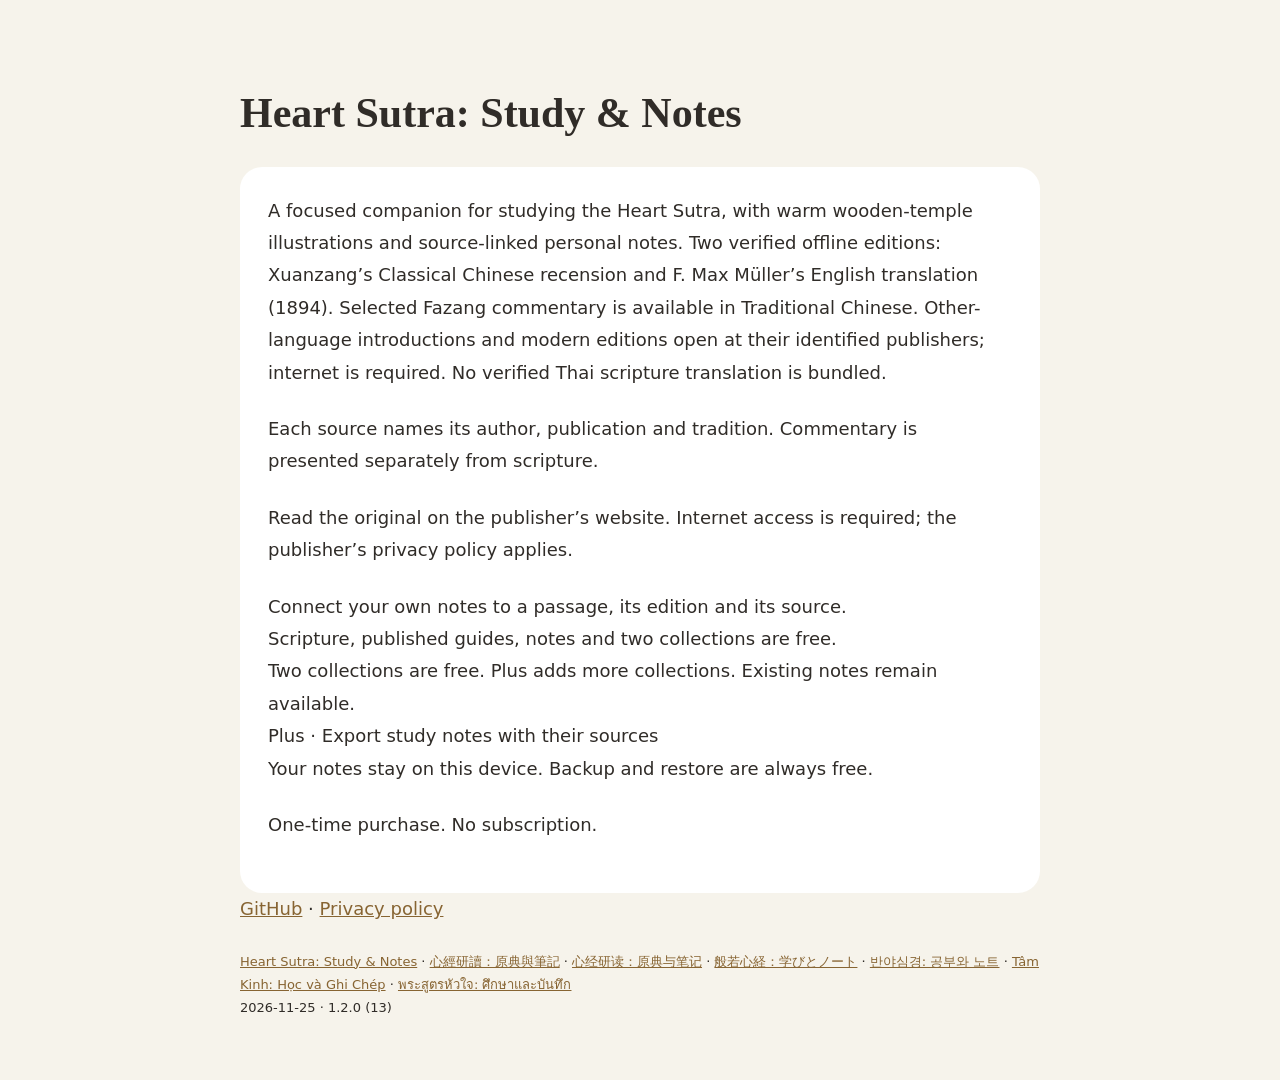
<file: index.html>
<!doctype html><html lang="en"><head><meta charset="utf-8"><meta name="viewport" content="width=device-width,initial-scale=1"><title>Heart Sutra: Study &amp; Notes</title><style>body{margin:0;background:#f6f3eb;color:#302c28;font:18px/1.8 system-ui}main{max-width:800px;margin:auto;padding:60px 24px}h1{font-family:Georgia,serif;line-height:1.2;font-size:42px}nav,footer{font-size:13px}a{color:#876432}section{background:white;padding:28px;border-radius:22px}p{margin:0 0 24px}</style></head><body><main><h1>Heart Sutra: Study &amp; Notes</h1><section><p>A focused companion for studying the Heart Sutra, with warm wooden-temple illustrations and source-linked personal notes. Two verified offline editions: Xuanzang’s Classical Chinese recension and F. Max Müller’s English translation (1894). Selected Fazang commentary is available in Traditional Chinese. Other-language introductions and modern editions open at their identified publishers; internet is required. No verified Thai scripture translation is bundled.</p><p>Each source names its author, publication and tradition. Commentary is presented separately from scripture.</p><p>Read the original on the publisher’s website. Internet access is required; the publisher’s privacy policy applies.</p><p>Connect your own notes to a passage, its edition and its source.<br>Scripture, published guides, notes and two collections are free.<br>Two collections are free. Plus adds more collections. Existing notes remain available.<br>Plus · Export study notes with their sources<br>Your notes stay on this device. Backup and restore are always free.</p><p>One-time purchase. No subscription.</p></section><p><a href="https://github.com/wanwanyahoo/heart-sutra-support/issues/new">GitHub</a> · <a href="privacy.html">Privacy policy</a></p><nav><a href="index.html">Heart Sutra: Study &amp; Notes</a> · <a href="support-zh-Hant.html">心經研讀：原典與筆記</a> · <a href="support-zh-Hans.html">心经研读：原典与笔记</a> · <a href="support-ja.html">般若心経：学びとノート</a> · <a href="support-ko.html">반야심경: 공부와 노트</a> · <a href="support-vi.html">Tâm Kinh: Học và Ghi Chép</a> · <a href="support-th.html">พระสูตรหัวใจ: ศึกษาและบันทึก</a></nav><footer>2026-11-25 · 1.2.0 (13)</footer></main></body></html>
</file>
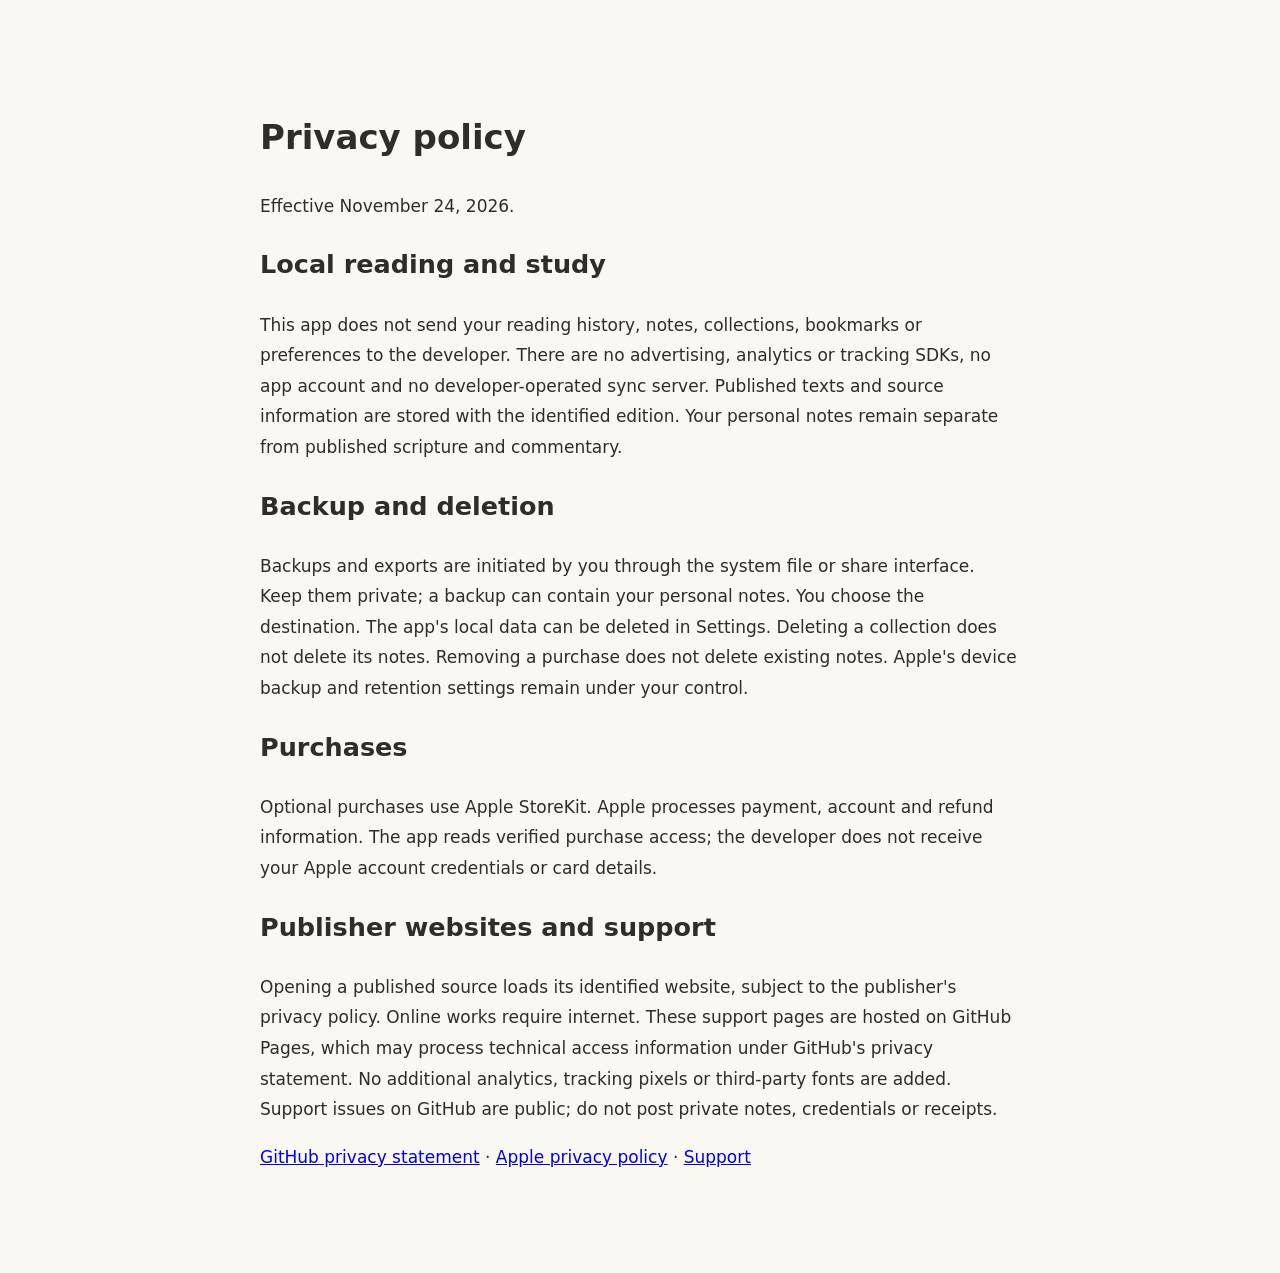
<file: privacy.html>
<!doctype html><html lang="en"><meta charset="utf-8"><meta name="viewport" content="width=device-width,initial-scale=1"><title>Privacy policy</title><style>body{max-width:760px;margin:60px auto;padding:24px;font:17px/1.8 system-ui;background:#faf8f2;color:#302c28}</style><h1>Privacy policy</h1><p>Effective November 24, 2026.</p><h2>Local reading and study</h2><p>This app does not send your reading history, notes, collections, bookmarks or preferences to the developer. There are no advertising, analytics or tracking SDKs, no app account and no developer-operated sync server. Published texts and source information are stored with the identified edition. Your personal notes remain separate from published scripture and commentary.</p><h2>Backup and deletion</h2><p>Backups and exports are initiated by you through the system file or share interface. Keep them private; a backup can contain your personal notes. You choose the destination. The app's local data can be deleted in Settings. Deleting a collection does not delete its notes. Removing a purchase does not delete existing notes. Apple's device backup and retention settings remain under your control.</p><h2>Purchases</h2><p>Optional purchases use Apple StoreKit. Apple processes payment, account and refund information. The app reads verified purchase access; the developer does not receive your Apple account credentials or card details.</p><h2>Publisher websites and support</h2><p>Opening a published source loads its identified website, subject to the publisher's privacy policy. Online works require internet. These support pages are hosted on GitHub Pages, which may process technical access information under GitHub's privacy statement. No additional analytics, tracking pixels or third-party fonts are added. Support issues on GitHub are public; do not post private notes, credentials or receipts.</p><p><a href="https://docs.github.com/en/site-policy/privacy-policies/github-general-privacy-statement">GitHub privacy statement</a> · <a href="https://www.apple.com/legal/privacy/">Apple privacy policy</a> · <a href="index.html">Support</a></p></html>
</file>
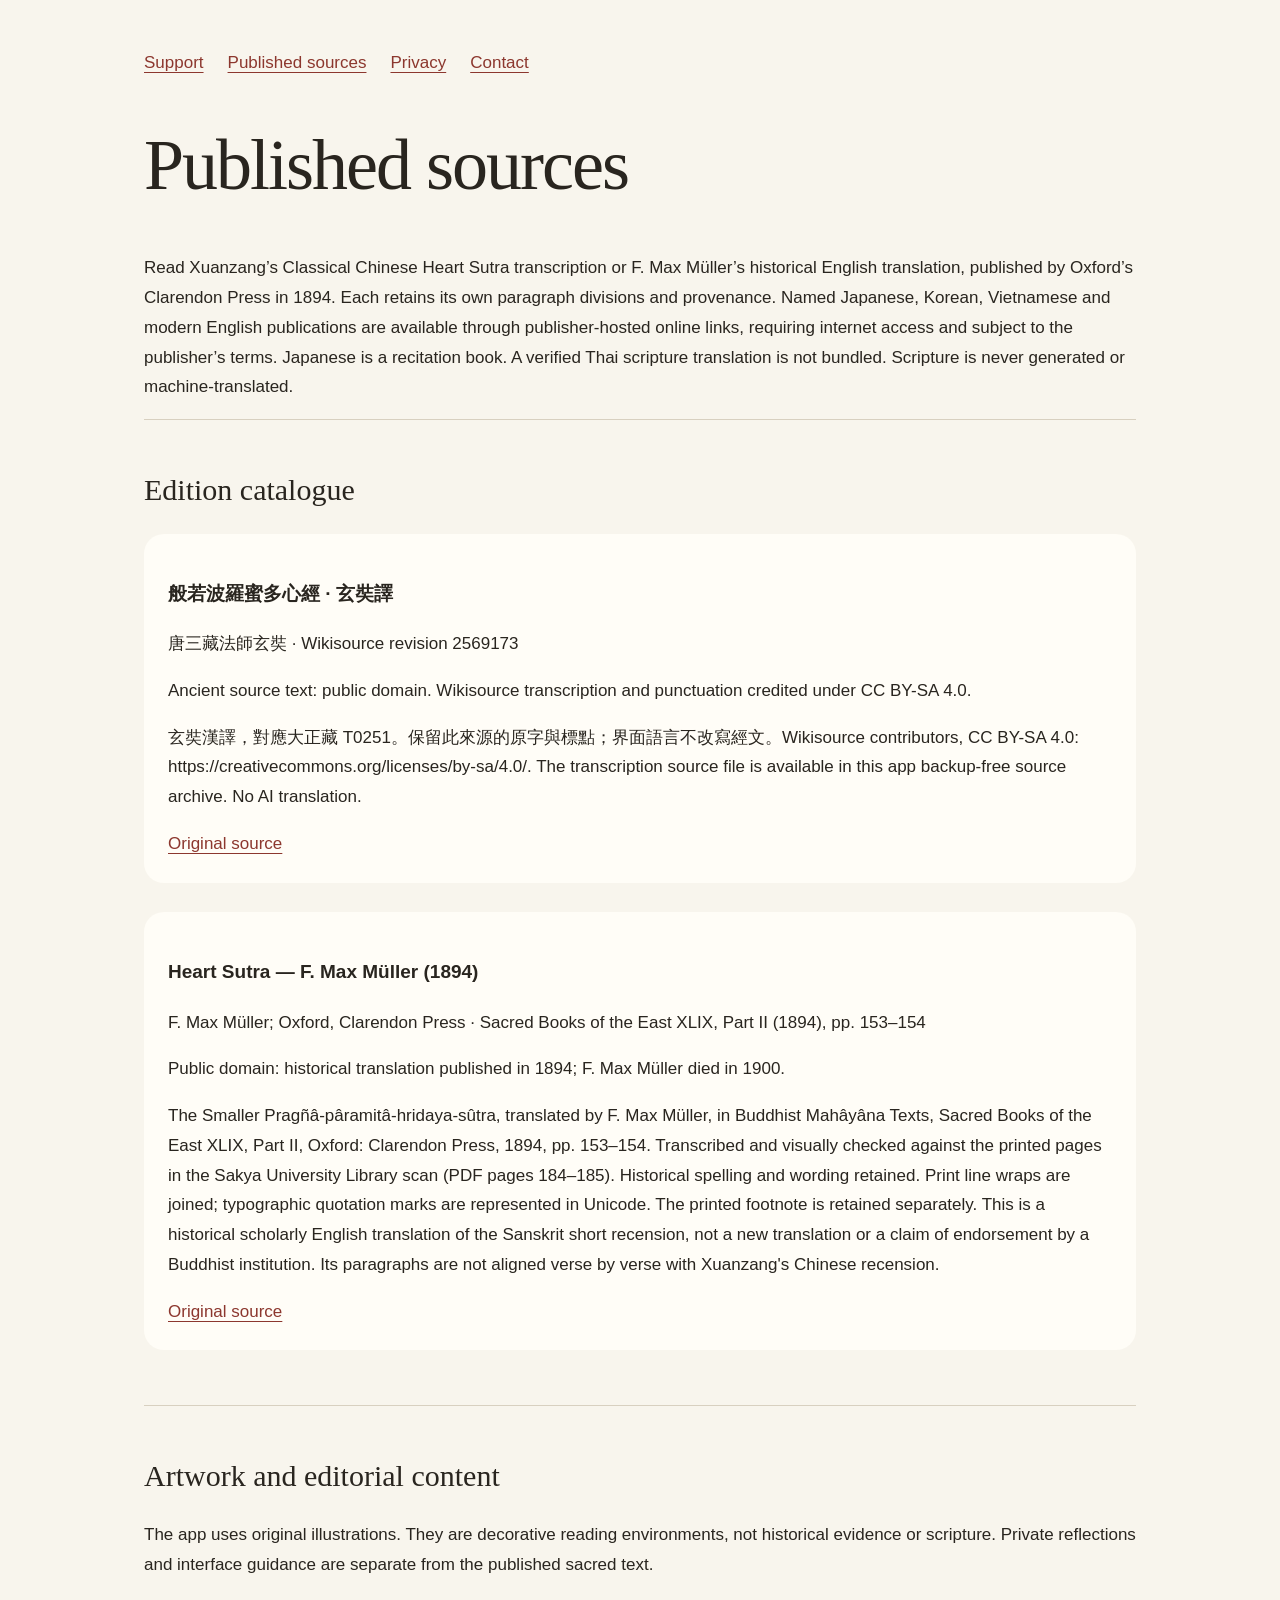
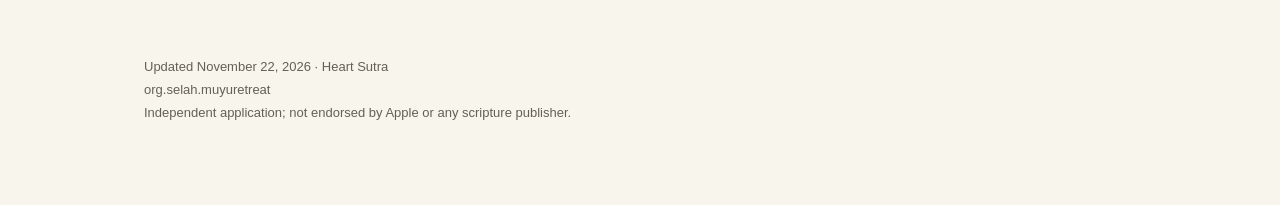
<file: sources.html>
<!doctype html><html lang="en"><head><meta charset="utf-8"><meta name="viewport" content="width=device-width,initial-scale=1"><title>Sources — Heart Sutra</title><meta name="description" content="A dedicated reader. A quiet intention. A private reflection."><link rel="stylesheet" href="style.css"></head><body><main><nav><a href="index.html">Support</a><a href="sources.html">Published sources</a><a href="privacy.html">Privacy</a><a href="https://github.com/wanwanyahoo/heart-sutra-support/issues/new">Contact</a></nav><h1>Published sources</h1><p>Read Xuanzang’s Classical Chinese Heart Sutra transcription or F. Max Müller’s historical English translation, published by Oxford’s Clarendon Press in 1894. Each retains its own paragraph divisions and provenance. Named Japanese, Korean, Vietnamese and modern English publications are available through publisher-hosted online links, requiring internet access and subject to the publisher’s terms. Japanese is a recitation book. A verified Thai scripture translation is not bundled. Scripture is never generated or machine-translated.</p><section><h2>Edition catalogue</h2><article><h3>般若波羅蜜多心經 · 玄奘譯</h3><p>唐三藏法師玄奘 · Wikisource revision 2569173</p><p>Ancient source text: public domain. Wikisource transcription and punctuation credited under CC BY-SA 4.0.</p><p>玄奘漢譯，對應大正藏 T0251。保留此來源的原字與標點；界面語言不改寫經文。Wikisource contributors, CC BY-SA 4.0: https://creativecommons.org/licenses/by-sa/4.0/. The transcription source file is available in this app backup-free source archive. No AI translation.</p><a href="https://zh.wikisource.org/w/index.php?oldid=2569173">Original source</a></article><br><article><h3>Heart Sutra — F. Max Müller (1894)</h3><p>F. Max Müller; Oxford, Clarendon Press · Sacred Books of the East XLIX, Part II (1894), pp. 153–154</p><p>Public domain: historical translation published in 1894; F. Max Müller died in 1900.</p><p>The Smaller Pragñâ-pâramitâ-hridaya-sûtra, translated by F. Max Müller, in Buddhist Mahâyâna Texts, Sacred Books of the East XLIX, Part II, Oxford: Clarendon Press, 1894, pp. 153–154. Transcribed and visually checked against the printed pages in the Sakya University Library scan (PDF pages 184–185). Historical spelling and wording retained. Print line wraps are joined; typographic quotation marks are represented in Unicode. The printed footnote is retained separately. This is a historical scholarly English translation of the Sanskrit short recension, not a new translation or a claim of endorsement by a Buddhist institution. Its paragraphs are not aligned verse by verse with Xuanzang&#x27;s Chinese recension.</p><a href="https://library.sakyauniversity.com/eBooks/2023/July/64b3e58dc970b/BuddhistMahayanaTexts_10511849.pdf">Original source</a></article><br></section><section><h2>Artwork and editorial content</h2><p>The app uses original illustrations. They are decorative reading environments, not historical evidence or scripture. Private reflections and interface guidance are separate from the published sacred text.</p></section><footer>Updated November 22, 2026 · Heart Sutra<br>org.selah.muyuretreat<br>Independent application; not endorsed by Apple or any scripture publisher.</footer></main></body></html>
</file>
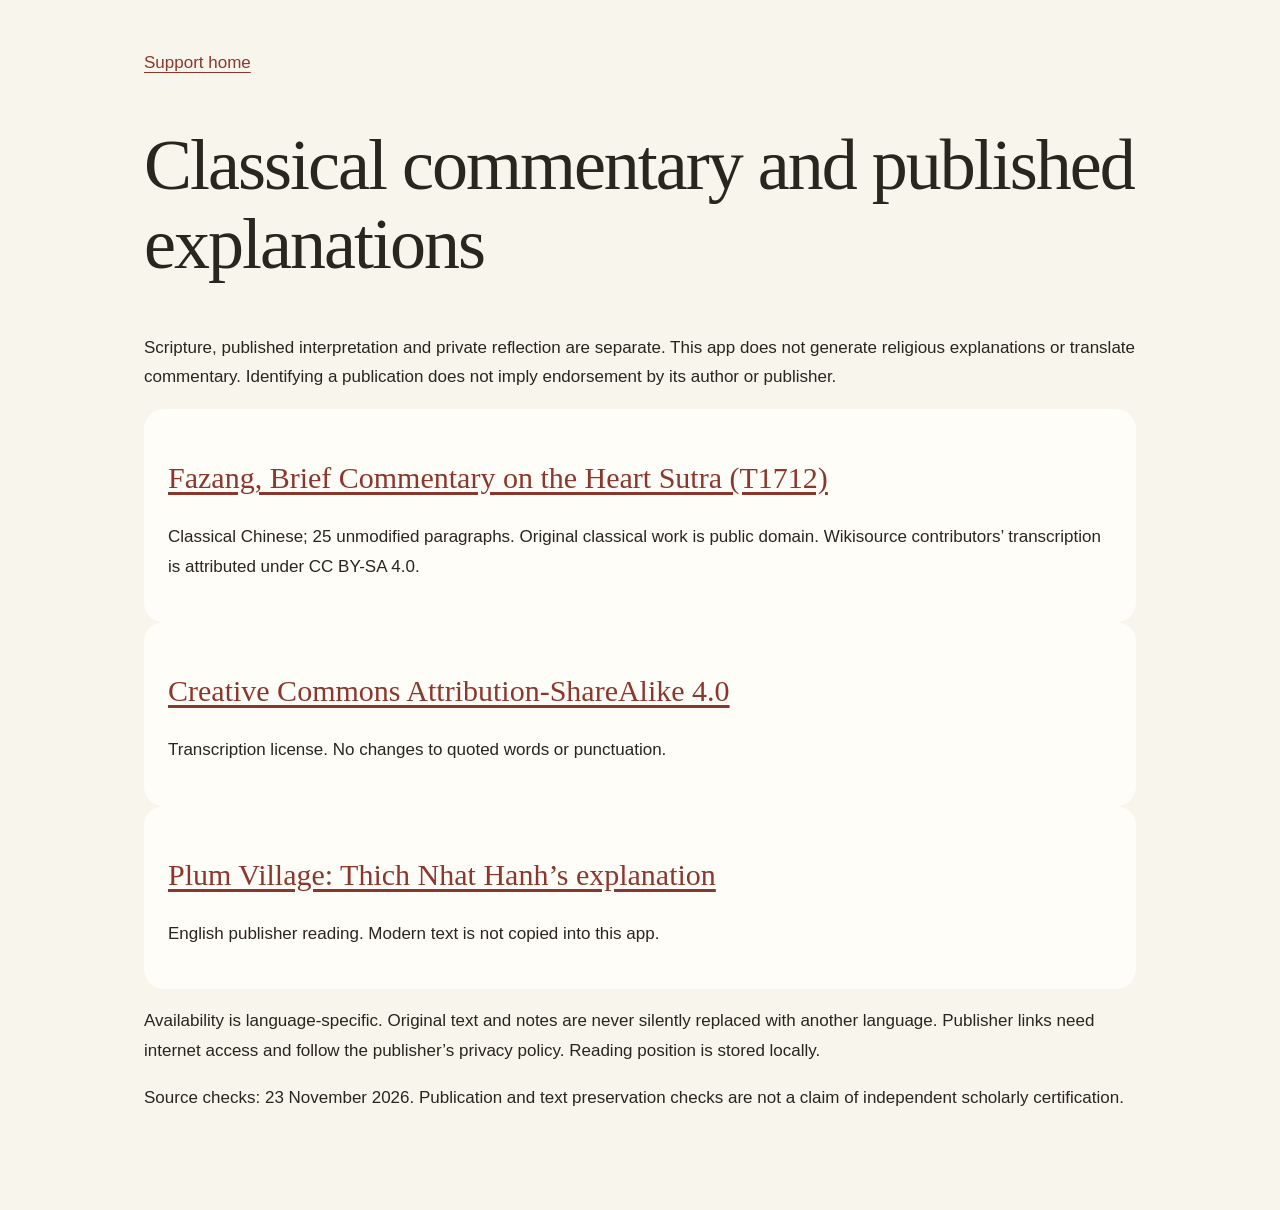
<file: study-sources.html>
<!doctype html><html lang="en"><meta charset="utf-8"><meta name="viewport" content="width=device-width,initial-scale=1"><title>Heart Sutra: Quiet Practice — study sources</title><link rel="stylesheet" href="style.css"><main><a href="index.html">Support home</a><h1>Classical commentary and published explanations</h1><p>Scripture, published interpretation and private reflection are separate. This app does not generate religious explanations or translate commentary. Identifying a publication does not imply endorsement by its author or publisher.</p><article><h2><a href="https://zh.wikisource.org/w/index.php?oldid=2601425">Fazang, Brief Commentary on the Heart Sutra (T1712)</a></h2><p>Classical Chinese; 25 unmodified paragraphs. Original classical work is public domain. Wikisource contributors’ transcription is attributed under CC BY-SA 4.0.</p></article><article><h2><a href="https://creativecommons.org/licenses/by-sa/4.0/">Creative Commons Attribution-ShareAlike 4.0</a></h2><p>Transcription license. No changes to quoted words or punctuation.</p></article><article><h2><a href="https://plumvillage.org/about/thich-nhat-hanh/letters/thich-nhat-hanh-new-heart-sutra-translation">Plum Village: Thich Nhat Hanh’s explanation</a></h2><p>English publisher reading. Modern text is not copied into this app.</p></article><p>Availability is language-specific. Original text and notes are never silently replaced with another language. Publisher links need internet access and follow the publisher’s privacy policy. Reading position is stored locally.</p><p>Source checks: 23 November 2026. Publication and text preservation checks are not a claim of independent scholarly certification.</p></main></html>
</file>
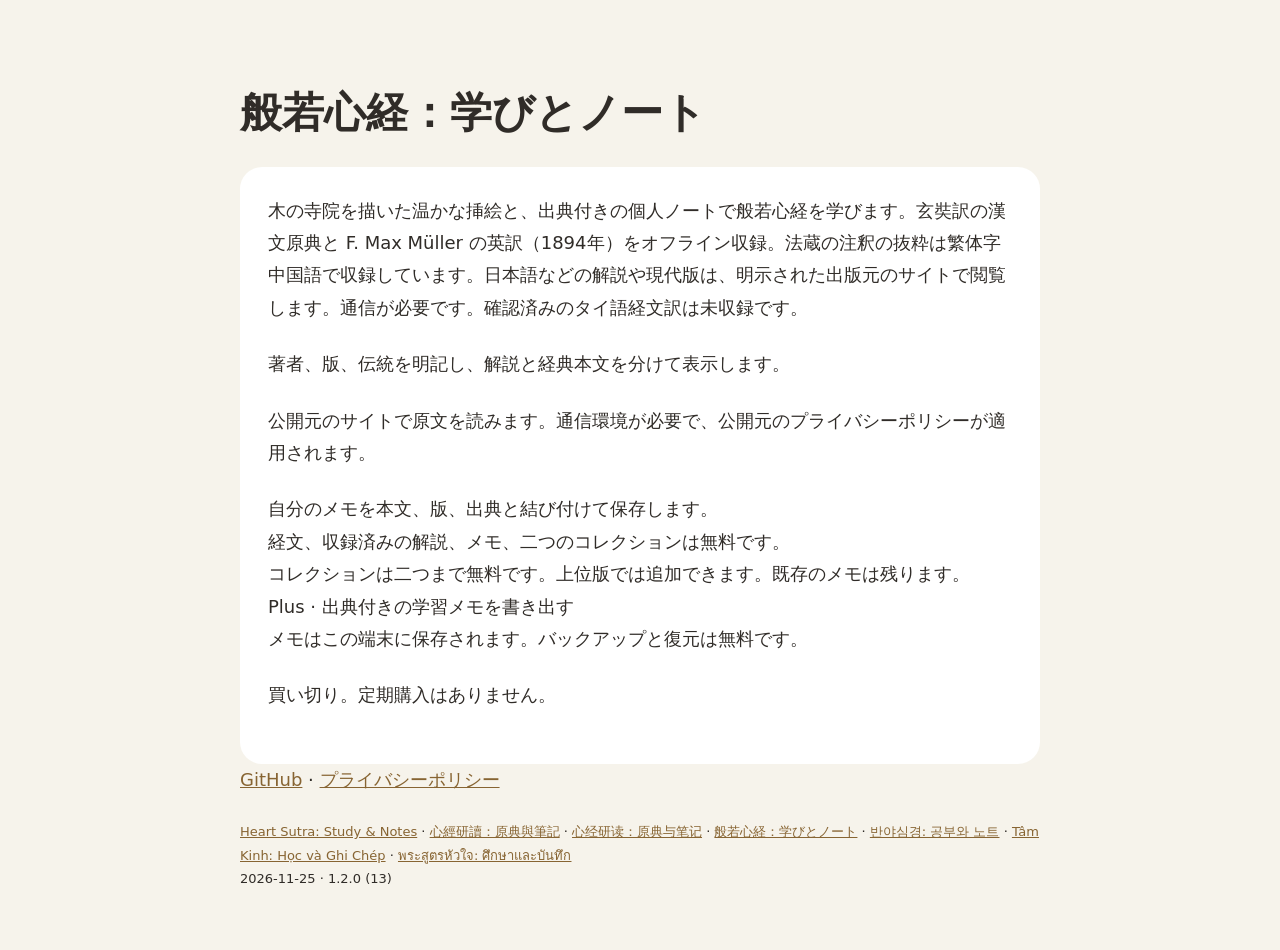
<file: support-ja.html>
<!doctype html><html lang="ja"><head><meta charset="utf-8"><meta name="viewport" content="width=device-width,initial-scale=1"><title>般若心経：学びとノート</title><style>body{margin:0;background:#f6f3eb;color:#302c28;font:18px/1.8 system-ui}main{max-width:800px;margin:auto;padding:60px 24px}h1{font-family:Georgia,serif;line-height:1.2;font-size:42px}nav,footer{font-size:13px}a{color:#876432}section{background:white;padding:28px;border-radius:22px}p{margin:0 0 24px}</style></head><body><main><h1>般若心経：学びとノート</h1><section><p>木の寺院を描いた温かな挿絵と、出典付きの個人ノートで般若心経を学びます。玄奘訳の漢文原典と F. Max Müller の英訳（1894年）をオフライン収録。法蔵の注釈の抜粋は繁体字中国語で収録しています。日本語などの解説や現代版は、明示された出版元のサイトで閲覧します。通信が必要です。確認済みのタイ語経文訳は未収録です。</p><p>著者、版、伝統を明記し、解説と経典本文を分けて表示します。</p><p>公開元のサイトで原文を読みます。通信環境が必要で、公開元のプライバシーポリシーが適用されます。</p><p>自分のメモを本文、版、出典と結び付けて保存します。<br>経文、収録済みの解説、メモ、二つのコレクションは無料です。<br>コレクションは二つまで無料です。上位版では追加できます。既存のメモは残ります。<br>Plus · 出典付きの学習メモを書き出す<br>メモはこの端末に保存されます。バックアップと復元は無料です。</p><p>買い切り。定期購入はありません。</p></section><p><a href="https://github.com/wanwanyahoo/heart-sutra-support/issues/new">GitHub</a> · <a href="privacy.html">プライバシーポリシー</a></p><nav><a href="index.html">Heart Sutra: Study &amp; Notes</a> · <a href="support-zh-Hant.html">心經研讀：原典與筆記</a> · <a href="support-zh-Hans.html">心经研读：原典与笔记</a> · <a href="support-ja.html">般若心経：学びとノート</a> · <a href="support-ko.html">반야심경: 공부와 노트</a> · <a href="support-vi.html">Tâm Kinh: Học và Ghi Chép</a> · <a href="support-th.html">พระสูตรหัวใจ: ศึกษาและบันทึก</a></nav><footer>2026-11-25 · 1.2.0 (13)</footer></main></body></html>
</file>
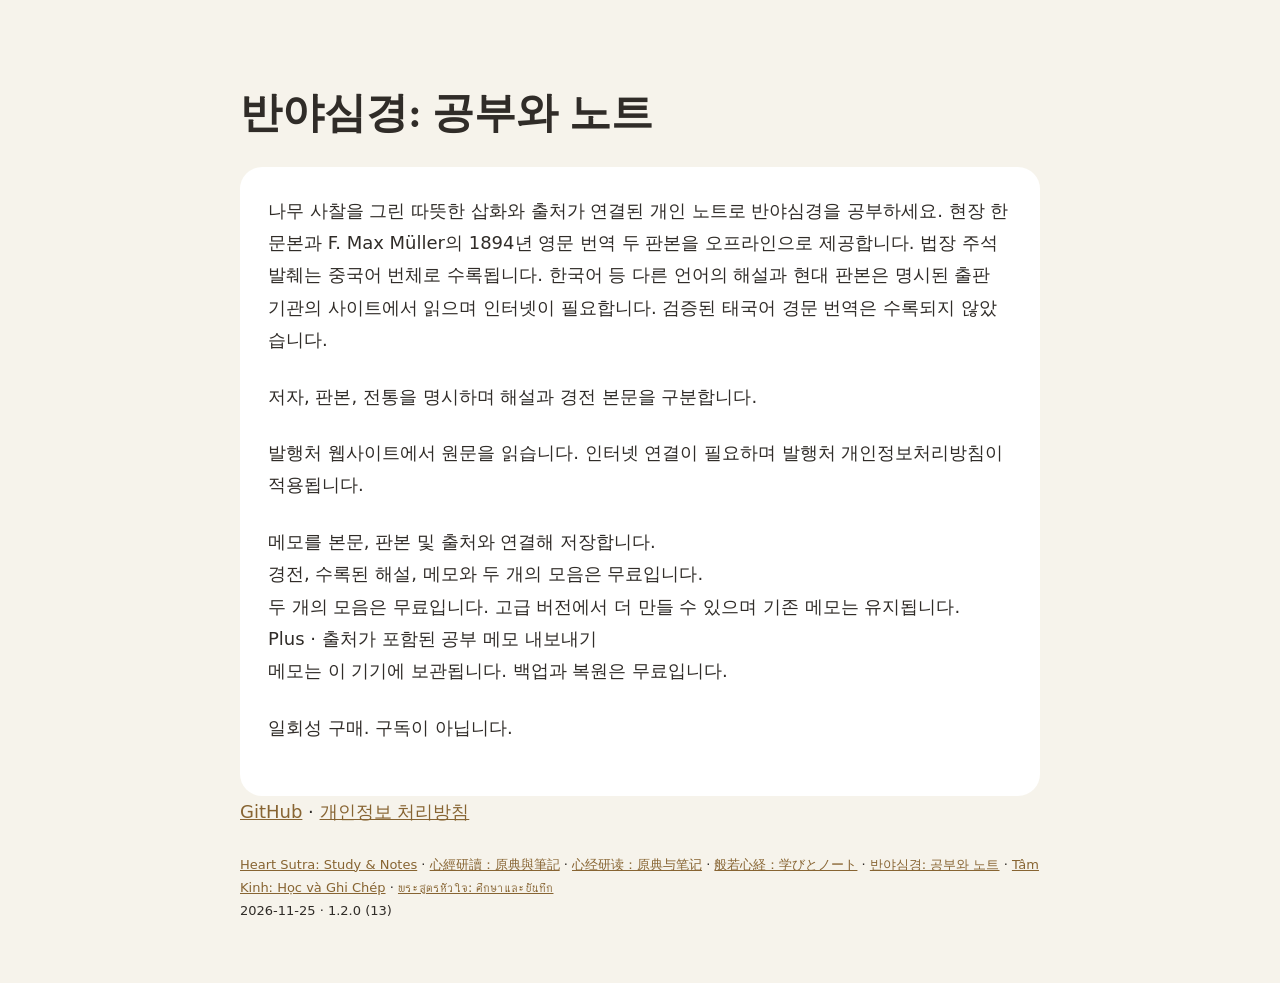
<file: support-ko.html>
<!doctype html><html lang="ko"><head><meta charset="utf-8"><meta name="viewport" content="width=device-width,initial-scale=1"><title>반야심경: 공부와 노트</title><style>body{margin:0;background:#f6f3eb;color:#302c28;font:18px/1.8 system-ui}main{max-width:800px;margin:auto;padding:60px 24px}h1{font-family:Georgia,serif;line-height:1.2;font-size:42px}nav,footer{font-size:13px}a{color:#876432}section{background:white;padding:28px;border-radius:22px}p{margin:0 0 24px}</style></head><body><main><h1>반야심경: 공부와 노트</h1><section><p>나무 사찰을 그린 따뜻한 삽화와 출처가 연결된 개인 노트로 반야심경을 공부하세요. 현장 한문본과 F. Max Müller의 1894년 영문 번역 두 판본을 오프라인으로 제공합니다. 법장 주석 발췌는 중국어 번체로 수록됩니다. 한국어 등 다른 언어의 해설과 현대 판본은 명시된 출판 기관의 사이트에서 읽으며 인터넷이 필요합니다. 검증된 태국어 경문 번역은 수록되지 않았습니다.</p><p>저자, 판본, 전통을 명시하며 해설과 경전 본문을 구분합니다.</p><p>발행처 웹사이트에서 원문을 읽습니다. 인터넷 연결이 필요하며 발행처 개인정보처리방침이 적용됩니다.</p><p>메모를 본문, 판본 및 출처와 연결해 저장합니다.<br>경전, 수록된 해설, 메모와 두 개의 모음은 무료입니다.<br>두 개의 모음은 무료입니다. 고급 버전에서 더 만들 수 있으며 기존 메모는 유지됩니다.<br>Plus · 출처가 포함된 공부 메모 내보내기<br>메모는 이 기기에 보관됩니다. 백업과 복원은 무료입니다.</p><p>일회성 구매. 구독이 아닙니다.</p></section><p><a href="https://github.com/wanwanyahoo/heart-sutra-support/issues/new">GitHub</a> · <a href="privacy.html">개인정보 처리방침</a></p><nav><a href="index.html">Heart Sutra: Study &amp; Notes</a> · <a href="support-zh-Hant.html">心經研讀：原典與筆記</a> · <a href="support-zh-Hans.html">心经研读：原典与笔记</a> · <a href="support-ja.html">般若心経：学びとノート</a> · <a href="support-ko.html">반야심경: 공부와 노트</a> · <a href="support-vi.html">Tâm Kinh: Học và Ghi Chép</a> · <a href="support-th.html">พระสูตรหัวใจ: ศึกษาและบันทึก</a></nav><footer>2026-11-25 · 1.2.0 (13)</footer></main></body></html>
</file>
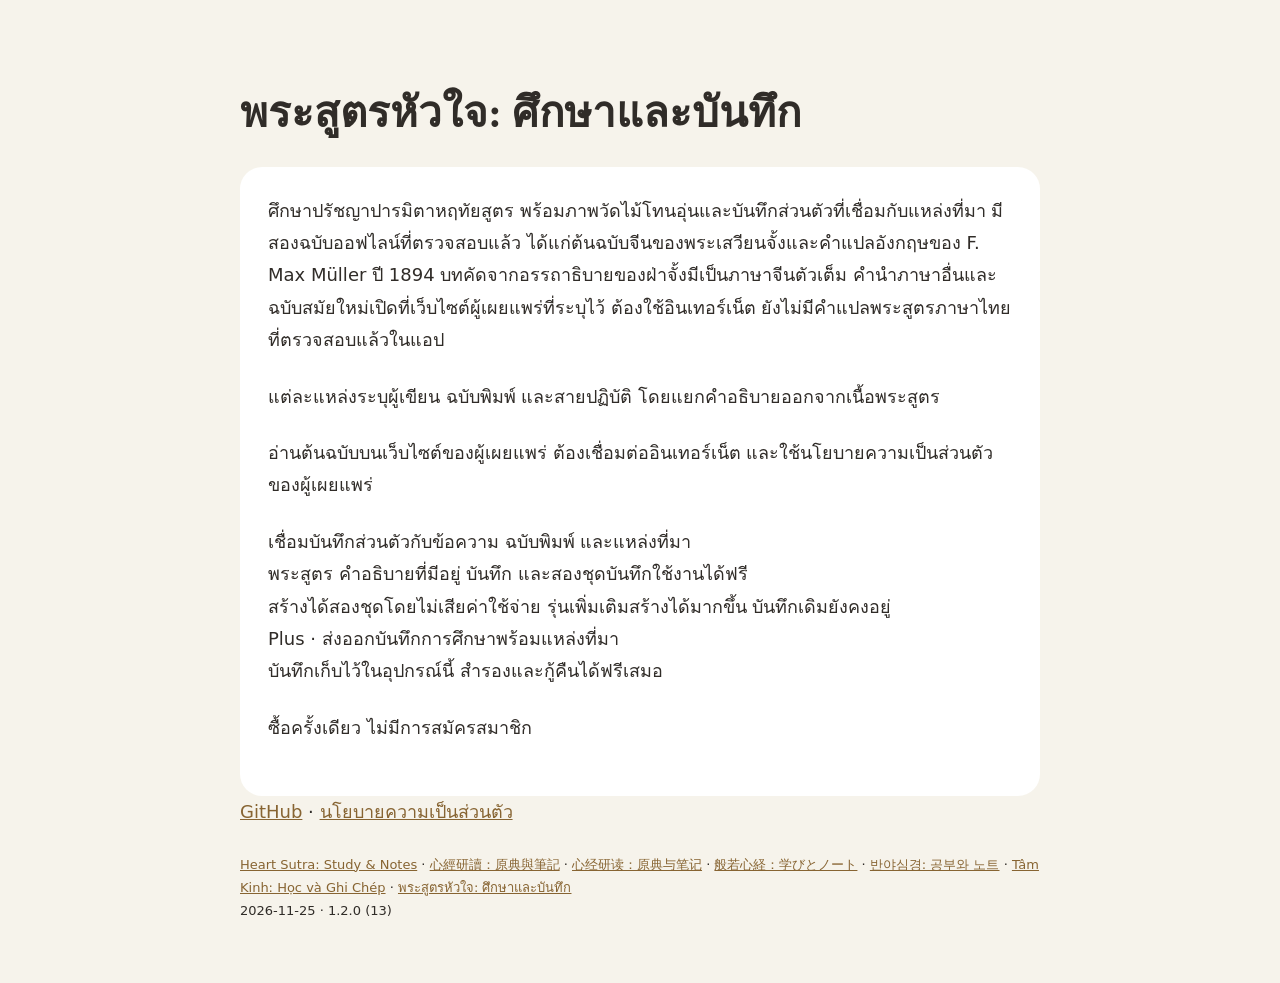
<file: support-th.html>
<!doctype html><html lang="th"><head><meta charset="utf-8"><meta name="viewport" content="width=device-width,initial-scale=1"><title>พระสูตรหัวใจ: ศึกษาและบันทึก</title><style>body{margin:0;background:#f6f3eb;color:#302c28;font:18px/1.8 system-ui}main{max-width:800px;margin:auto;padding:60px 24px}h1{font-family:Georgia,serif;line-height:1.2;font-size:42px}nav,footer{font-size:13px}a{color:#876432}section{background:white;padding:28px;border-radius:22px}p{margin:0 0 24px}</style></head><body><main><h1>พระสูตรหัวใจ: ศึกษาและบันทึก</h1><section><p>ศึกษาปรัชญาปารมิตาหฤทัยสูตร พร้อมภาพวัดไม้โทนอุ่นและบันทึกส่วนตัวที่เชื่อมกับแหล่งที่มา มีสองฉบับออฟไลน์ที่ตรวจสอบแล้ว ได้แก่ต้นฉบับจีนของพระเสวียนจั้งและคำแปลอังกฤษของ F. Max Müller ปี 1894 บทคัดจากอรรถาธิบายของฝ่าจั้งมีเป็นภาษาจีนตัวเต็ม คำนำภาษาอื่นและฉบับสมัยใหม่เปิดที่เว็บไซต์ผู้เผยแพร่ที่ระบุไว้ ต้องใช้อินเทอร์เน็ต ยังไม่มีคำแปลพระสูตรภาษาไทยที่ตรวจสอบแล้วในแอป</p><p>แต่ละแหล่งระบุผู้เขียน ฉบับพิมพ์ และสายปฏิบัติ โดยแยกคำอธิบายออกจากเนื้อพระสูตร</p><p>อ่านต้นฉบับบนเว็บไซต์ของผู้เผยแพร่ ต้องเชื่อมต่ออินเทอร์เน็ต และใช้นโยบายความเป็นส่วนตัวของผู้เผยแพร่</p><p>เชื่อมบันทึกส่วนตัวกับข้อความ ฉบับพิมพ์ และแหล่งที่มา<br>พระสูตร คำอธิบายที่มีอยู่ บันทึก และสองชุดบันทึกใช้งานได้ฟรี<br>สร้างได้สองชุดโดยไม่เสียค่าใช้จ่าย รุ่นเพิ่มเติมสร้างได้มากขึ้น บันทึกเดิมยังคงอยู่<br>Plus · ส่งออกบันทึกการศึกษาพร้อมแหล่งที่มา<br>บันทึกเก็บไว้ในอุปกรณ์นี้ สำรองและกู้คืนได้ฟรีเสมอ</p><p>ซื้อครั้งเดียว ไม่มีการสมัครสมาชิก</p></section><p><a href="https://github.com/wanwanyahoo/heart-sutra-support/issues/new">GitHub</a> · <a href="privacy.html">นโยบายความเป็นส่วนตัว</a></p><nav><a href="index.html">Heart Sutra: Study &amp; Notes</a> · <a href="support-zh-Hant.html">心經研讀：原典與筆記</a> · <a href="support-zh-Hans.html">心经研读：原典与笔记</a> · <a href="support-ja.html">般若心経：学びとノート</a> · <a href="support-ko.html">반야심경: 공부와 노트</a> · <a href="support-vi.html">Tâm Kinh: Học và Ghi Chép</a> · <a href="support-th.html">พระสูตรหัวใจ: ศึกษาและบันทึก</a></nav><footer>2026-11-25 · 1.2.0 (13)</footer></main></body></html>
</file>
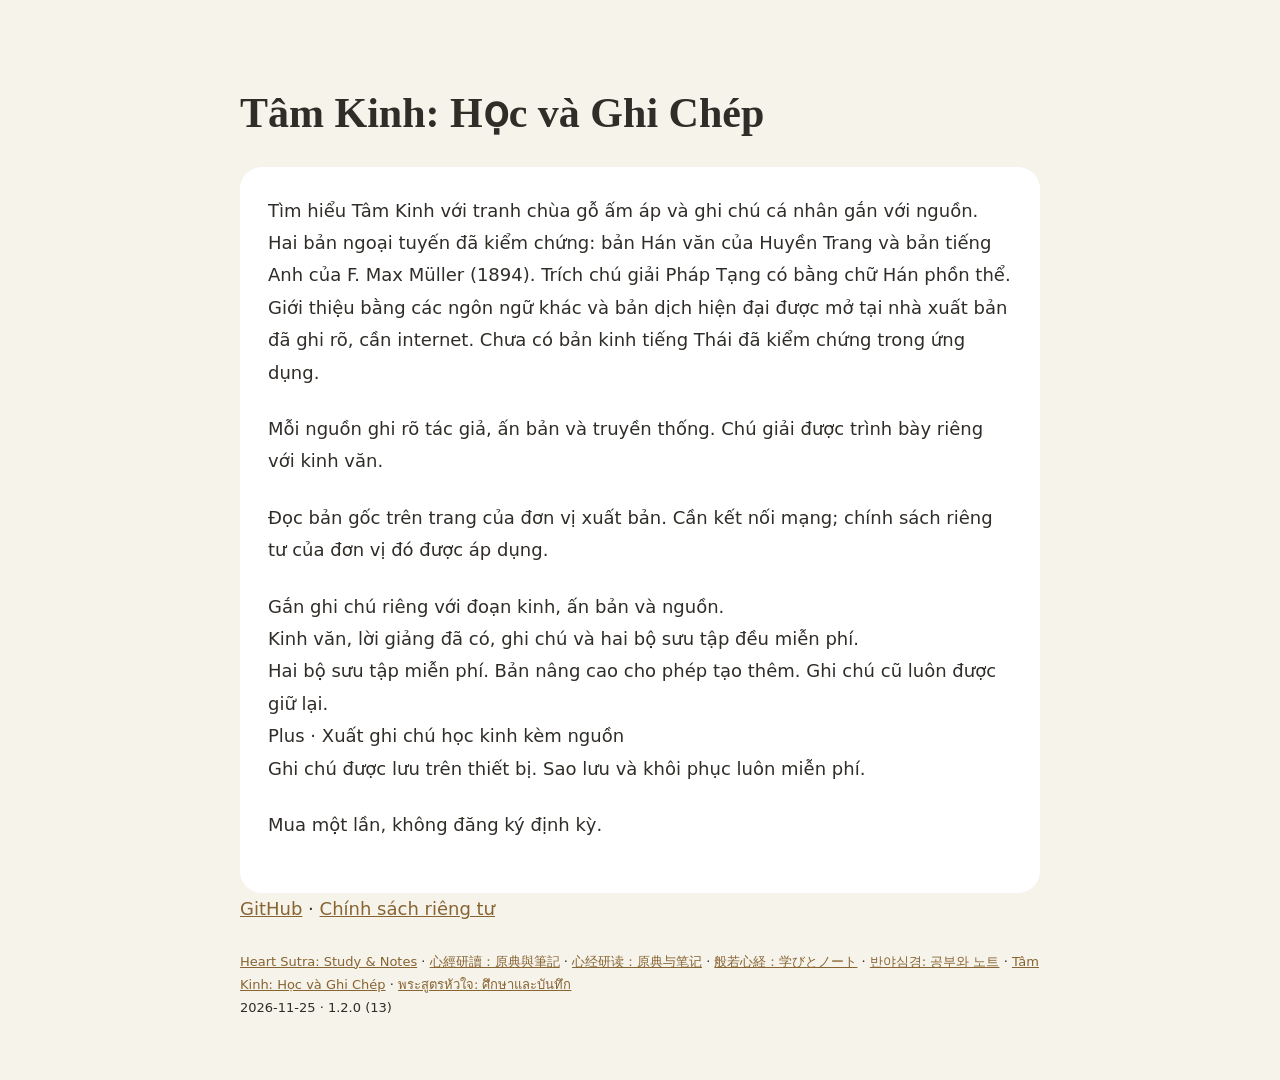
<file: support-vi.html>
<!doctype html><html lang="vi"><head><meta charset="utf-8"><meta name="viewport" content="width=device-width,initial-scale=1"><title>Tâm Kinh: Học và Ghi Chép</title><style>body{margin:0;background:#f6f3eb;color:#302c28;font:18px/1.8 system-ui}main{max-width:800px;margin:auto;padding:60px 24px}h1{font-family:Georgia,serif;line-height:1.2;font-size:42px}nav,footer{font-size:13px}a{color:#876432}section{background:white;padding:28px;border-radius:22px}p{margin:0 0 24px}</style></head><body><main><h1>Tâm Kinh: Học và Ghi Chép</h1><section><p>Tìm hiểu Tâm Kinh với tranh chùa gỗ ấm áp và ghi chú cá nhân gắn với nguồn. Hai bản ngoại tuyến đã kiểm chứng: bản Hán văn của Huyền Trang và bản tiếng Anh của F. Max Müller (1894). Trích chú giải Pháp Tạng có bằng chữ Hán phồn thể. Giới thiệu bằng các ngôn ngữ khác và bản dịch hiện đại được mở tại nhà xuất bản đã ghi rõ, cần internet. Chưa có bản kinh tiếng Thái đã kiểm chứng trong ứng dụng.</p><p>Mỗi nguồn ghi rõ tác giả, ấn bản và truyền thống. Chú giải được trình bày riêng với kinh văn.</p><p>Đọc bản gốc trên trang của đơn vị xuất bản. Cần kết nối mạng; chính sách riêng tư của đơn vị đó được áp dụng.</p><p>Gắn ghi chú riêng với đoạn kinh, ấn bản và nguồn.<br>Kinh văn, lời giảng đã có, ghi chú và hai bộ sưu tập đều miễn phí.<br>Hai bộ sưu tập miễn phí. Bản nâng cao cho phép tạo thêm. Ghi chú cũ luôn được giữ lại.<br>Plus · Xuất ghi chú học kinh kèm nguồn<br>Ghi chú được lưu trên thiết bị. Sao lưu và khôi phục luôn miễn phí.</p><p>Mua một lần, không đăng ký định kỳ.</p></section><p><a href="https://github.com/wanwanyahoo/heart-sutra-support/issues/new">GitHub</a> · <a href="privacy.html">Chính sách riêng tư</a></p><nav><a href="index.html">Heart Sutra: Study &amp; Notes</a> · <a href="support-zh-Hant.html">心經研讀：原典與筆記</a> · <a href="support-zh-Hans.html">心经研读：原典与笔记</a> · <a href="support-ja.html">般若心経：学びとノート</a> · <a href="support-ko.html">반야심경: 공부와 노트</a> · <a href="support-vi.html">Tâm Kinh: Học và Ghi Chép</a> · <a href="support-th.html">พระสูตรหัวใจ: ศึกษาและบันทึก</a></nav><footer>2026-11-25 · 1.2.0 (13)</footer></main></body></html>
</file>
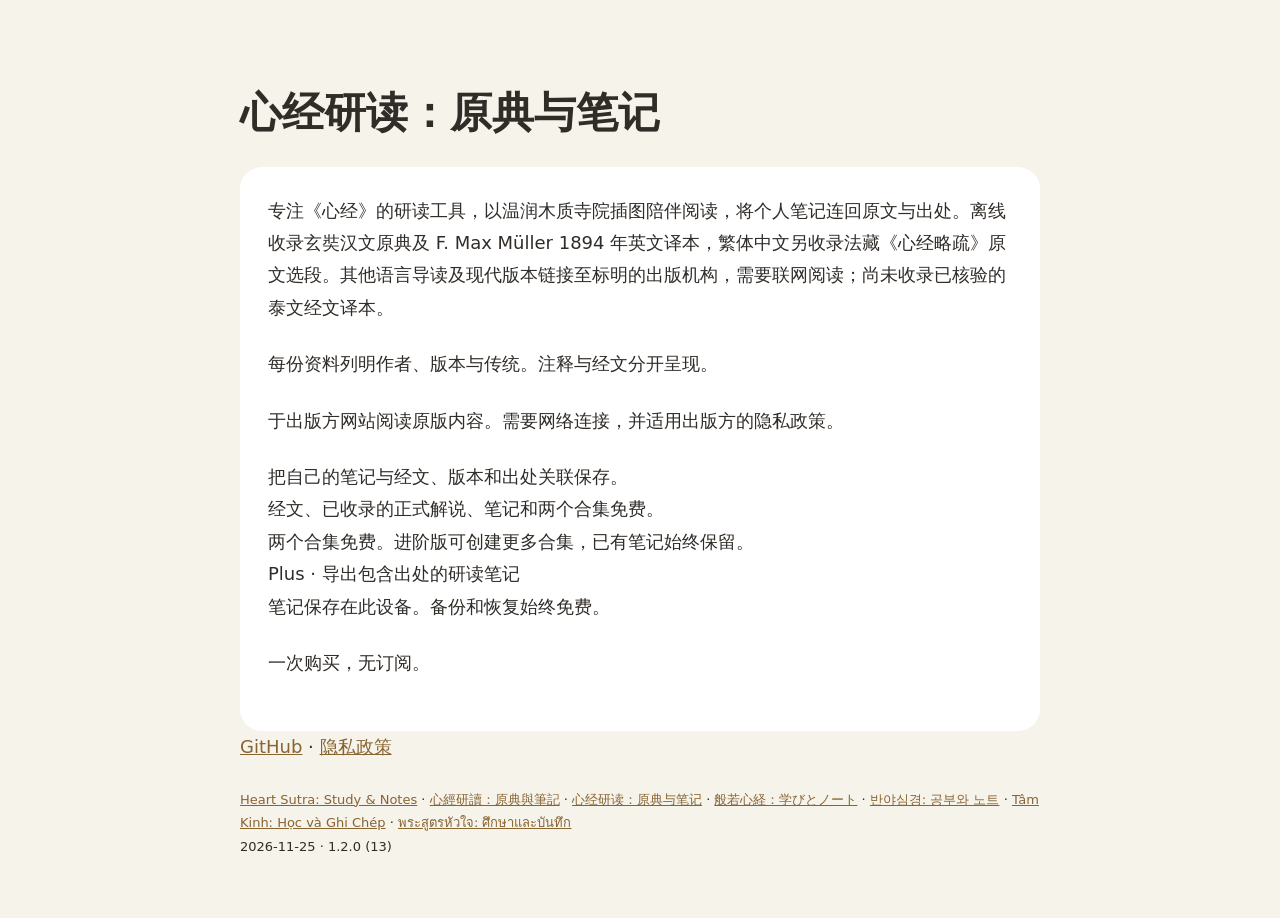
<file: support-zh-Hans.html>
<!doctype html><html lang="zh-Hans"><head><meta charset="utf-8"><meta name="viewport" content="width=device-width,initial-scale=1"><title>心经研读：原典与笔记</title><style>body{margin:0;background:#f6f3eb;color:#302c28;font:18px/1.8 system-ui}main{max-width:800px;margin:auto;padding:60px 24px}h1{font-family:Georgia,serif;line-height:1.2;font-size:42px}nav,footer{font-size:13px}a{color:#876432}section{background:white;padding:28px;border-radius:22px}p{margin:0 0 24px}</style></head><body><main><h1>心经研读：原典与笔记</h1><section><p>专注《心经》的研读工具，以温润木质寺院插图陪伴阅读，将个人笔记连回原文与出处。离线收录玄奘汉文原典及 F. Max Müller 1894 年英文译本，繁体中文另收录法藏《心经略疏》原文选段。其他语言导读及现代版本链接至标明的出版机构，需要联网阅读；尚未收录已核验的泰文经文译本。</p><p>每份资料列明作者、版本与传统。注释与经文分开呈现。</p><p>于出版方网站阅读原版内容。需要网络连接，并适用出版方的隐私政策。</p><p>把自己的笔记与经文、版本和出处关联保存。<br>经文、已收录的正式解说、笔记和两个合集免费。<br>两个合集免费。进阶版可创建更多合集，已有笔记始终保留。<br>Plus · 导出包含出处的研读笔记<br>笔记保存在此设备。备份和恢复始终免费。</p><p>一次购买，无订阅。</p></section><p><a href="https://github.com/wanwanyahoo/heart-sutra-support/issues/new">GitHub</a> · <a href="privacy.html">隐私政策</a></p><nav><a href="index.html">Heart Sutra: Study &amp; Notes</a> · <a href="support-zh-Hant.html">心經研讀：原典與筆記</a> · <a href="support-zh-Hans.html">心经研读：原典与笔记</a> · <a href="support-ja.html">般若心経：学びとノート</a> · <a href="support-ko.html">반야심경: 공부와 노트</a> · <a href="support-vi.html">Tâm Kinh: Học và Ghi Chép</a> · <a href="support-th.html">พระสูตรหัวใจ: ศึกษาและบันทึก</a></nav><footer>2026-11-25 · 1.2.0 (13)</footer></main></body></html>
</file>
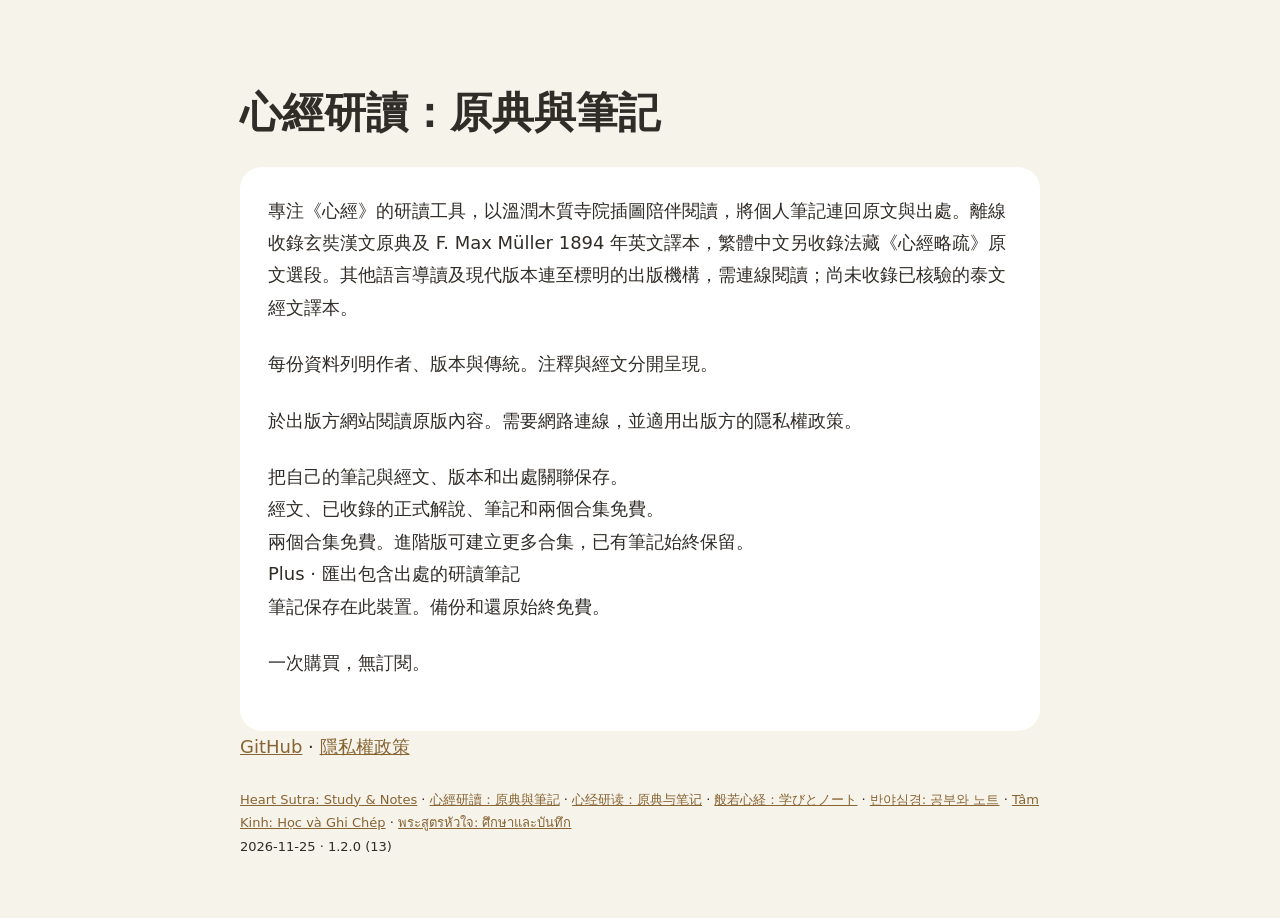
<file: support-zh-Hant.html>
<!doctype html><html lang="zh-Hant"><head><meta charset="utf-8"><meta name="viewport" content="width=device-width,initial-scale=1"><title>心經研讀：原典與筆記</title><style>body{margin:0;background:#f6f3eb;color:#302c28;font:18px/1.8 system-ui}main{max-width:800px;margin:auto;padding:60px 24px}h1{font-family:Georgia,serif;line-height:1.2;font-size:42px}nav,footer{font-size:13px}a{color:#876432}section{background:white;padding:28px;border-radius:22px}p{margin:0 0 24px}</style></head><body><main><h1>心經研讀：原典與筆記</h1><section><p>專注《心經》的研讀工具，以溫潤木質寺院插圖陪伴閱讀，將個人筆記連回原文與出處。離線收錄玄奘漢文原典及 F. Max Müller 1894 年英文譯本，繁體中文另收錄法藏《心經略疏》原文選段。其他語言導讀及現代版本連至標明的出版機構，需連線閱讀；尚未收錄已核驗的泰文經文譯本。</p><p>每份資料列明作者、版本與傳統。注釋與經文分開呈現。</p><p>於出版方網站閱讀原版內容。需要網路連線，並適用出版方的隱私權政策。</p><p>把自己的筆記與經文、版本和出處關聯保存。<br>經文、已收錄的正式解說、筆記和兩個合集免費。<br>兩個合集免費。進階版可建立更多合集，已有筆記始終保留。<br>Plus · 匯出包含出處的研讀筆記<br>筆記保存在此裝置。備份和還原始終免費。</p><p>一次購買，無訂閱。</p></section><p><a href="https://github.com/wanwanyahoo/heart-sutra-support/issues/new">GitHub</a> · <a href="privacy.html">隱私權政策</a></p><nav><a href="index.html">Heart Sutra: Study &amp; Notes</a> · <a href="support-zh-Hant.html">心經研讀：原典與筆記</a> · <a href="support-zh-Hans.html">心经研读：原典与笔记</a> · <a href="support-ja.html">般若心経：学びとノート</a> · <a href="support-ko.html">반야심경: 공부와 노트</a> · <a href="support-vi.html">Tâm Kinh: Học và Ghi Chép</a> · <a href="support-th.html">พระสูตรหัวใจ: ศึกษาและบันทึก</a></nav><footer>2026-11-25 · 1.2.0 (13)</footer></main></body></html>
</file>
<file: style.css>
*{box-sizing:border-box}body{margin:0;background:#f8f5ed;color:#29251f;font:17px/1.75 -apple-system,BlinkMacSystemFont,"Segoe UI",sans-serif}main{max-width:1040px;margin:auto;padding:48px 24px 80px}nav{display:flex;gap:24px;flex-wrap:wrap}a{color:#8c372e;text-underline-offset:4px}header{display:grid;grid-template-columns:1fr 1fr;gap:40px;align-items:center;margin:55px 0}h1{font:clamp(40px,6vw,72px)/1.1 Georgia,serif;letter-spacing:-2px}h2{font:30px/1.3 Georgia,serif}h3{font-size:19px}img{width:100%;border-radius:28px;box-shadow:0 24px 60px #251a1829}section{padding:25px 0;border-top:1px solid #d8d0c0}.eyebrow{font-size:12px;letter-spacing:3px;text-transform:uppercase;color:#8c372e}.cards{display:grid;grid-template-columns:repeat(3,1fr);gap:25px}article{background:#fffdf7;padding:24px;border-radius:20px}footer{font-size:13px;color:#655f55;margin-top:35px}@media(max-width:700px){header,.cards{grid-template-columns:1fr}header{gap:16px}main{padding-top:24px}h1{margin:24px 0}}
</file>
